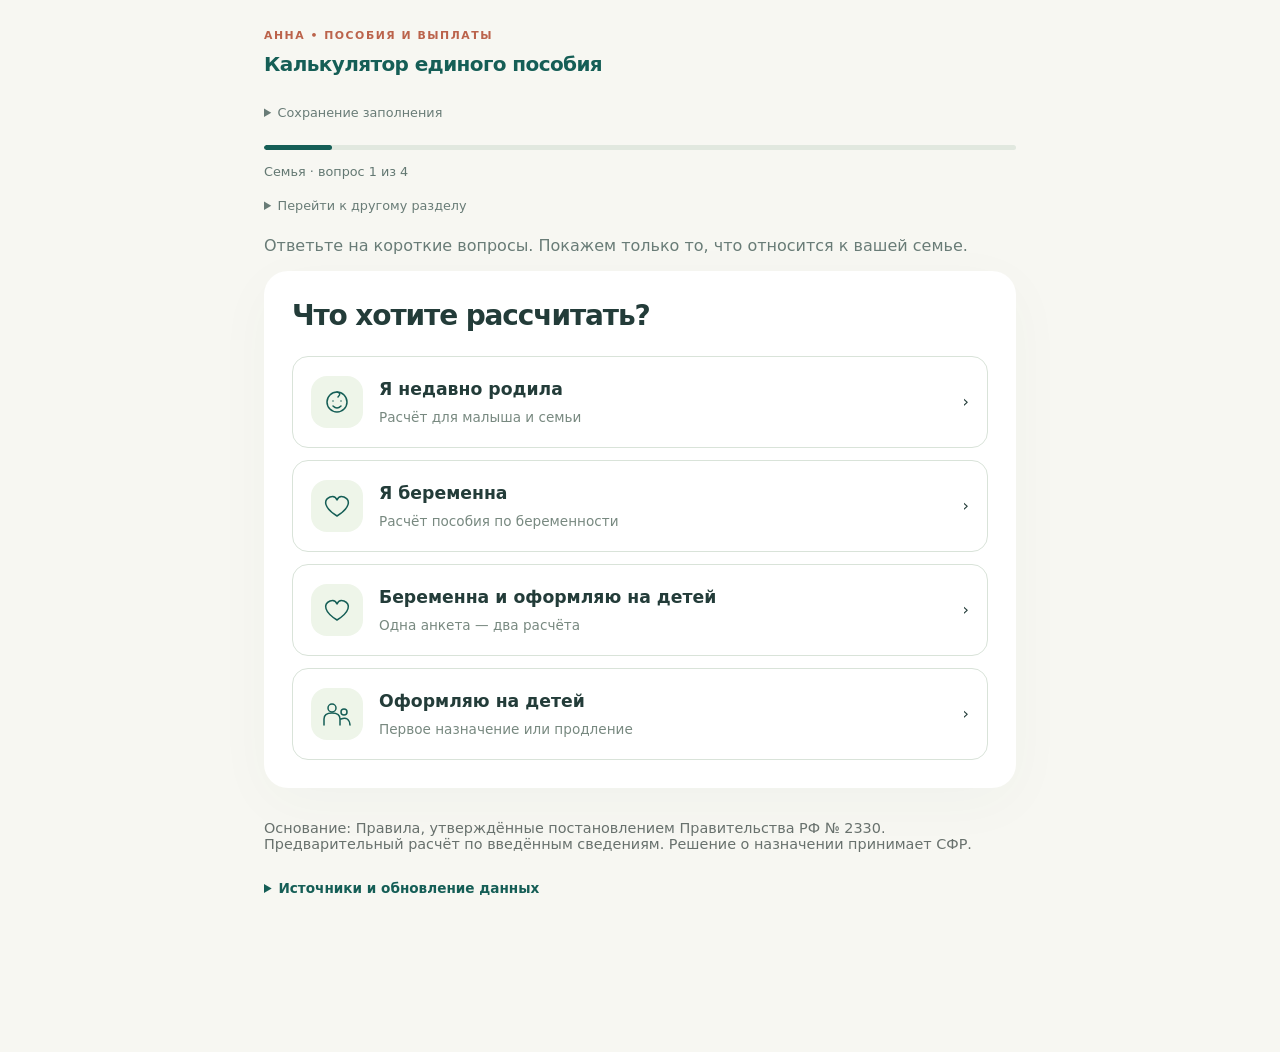
<file: index.html>
<!doctype html>
<html lang="ru">
<meta charset="utf-8">
<meta name="viewport" content="width=device-width, initial-scale=1, viewport-fit=cover">
<meta name="robots" content="noindex, nofollow">
<title>Калькулятор единого пособия — Анна про пособия</title>
<link rel="stylesheet" href="style.css?v=20261013-mobile5">
<main>
  <header><span class="eyebrow">АННА • ПОСОБИЯ И ВЫПЛАТЫ</span><h1>Калькулятор единого пособия</h1><p>Узнайте предварительную сумму пособия и сравните, когда подать заявление. Можно заполнить частями и сохранить ответы.</p></header><details class="draft-tools"><summary>Сохранение заполнения</summary><label class="check"><input id="save-draft" type="checkbox"> Сохранять заполнение в этом браузере</label><p class="hint">На общем устройстве оставьте сохранение выключенным. Черновик хранится только в вашем браузере.</p><span id="draft-status" role="status"></span><button id="clear-draft" type="button" class="remove">Удалить черновик</button></details><nav id="progress" aria-label="Шаги анкеты"></nav><p id="step-help" class="step-help"></p>
  <section class="panel"><h2>Заявитель</h2><label>Гражданство РФ<select id="applicant-citizen"><option value="">Выберите</option><option value="yes">Да</option><option value="no">Нет</option></select></label><label>Постоянно проживаю в России<select id="applicant-residence"><option value="">Выберите</option><option value="yes">Да</option><option value="no">Нет</option></select></label><details><summary>Судебные решения о дееспособности</summary><label>Суд признавал вас недееспособным или ограничивал дееспособность?<select id="applicant-capacity"><option value="">Выберите</option><option value="none">Нет такого решения</option><option value="limited">Да, дееспособность ограничена</option><option value="incapable">Да, признали недееспособным</option><option value="unknown">Не уверена / нужно уточнить</option></select></label><div id="capacity-dates" hidden><label>Когда решение вступило в силу?<input id="capacity-decision" type="date"></label><label>Если дееспособность восстановлена: когда новое решение вступило в силу?<input id="capacity-restored" type="date"></label></div><p class="hint">Вопрос касается решения суда. Само заболевание или инвалидность его не заменяют. Для заявления на ребёнка проверяем сохранение родительских прав в его карточке; судебное ограничение само по себе не означает отказ. Если такой ситуации нет, выберите «Нет такого решения».</p></details><label>В каком месяце планируете подать заявление? <input id="start" type="month"></label><label>День, на который проверить условия (необязательно) <input id="day" type="number" min="1" max="31" value="1"></label><p class="hint">Если выбранного дня нет в месяце, сравниваем подачу в последний день этого месяца. Точная дата показана в календаре.</p><label class="check"><input id="pregnancy-applying" type="checkbox"> Проверить отдельно пособие беременной</label><label>Постановка на учёт до 12 недель<select id="pregnancy-registered"><option value="">Уточните, если подаёте по беременности</option><option value="yes">Да</option><option value="no">Нет</option></select></label><details id="pregnancy-details"><summary>Пособие по беременности</summary><label>Срок беременности на дату первой подачи, недель <input id="weeks" type="number" min="0" max="42"></label><label>Предполагаемая дата родов — для сравнения будущих месяцев <input id="pregnancy-forecast-through" type="date"></label><label>Если беременность уже закончилась — укажите дату <input id="pregnancy-ended" type="date"></label><p class="hint">Укажите срок на выбранный день подачи. Предполагаемая дата родов нужна только для прогноза: до неё сравниваем будущие месяцы. Дату окончания заполняйте, только если беременность уже закончилась. Если в расчётном периоде вы не работали из-за беременности, отметьте эти месяцы на шаге «Причины».</p></details><details open><summary>Адрес и уже назначенные меры поддержки</summary><label>По какому адресу будете подавать?<select id="residence-basis"><option value="">Выберите</option><option value="permanent">Постоянная регистрация</option><option value="temporary">Место пребывания</option><option value="actual">Фактическое проживание без подтверждённой регистрации</option></select></label><label>Если по месту пребывания или фактического проживания: сможете подтвердить адрес?<select id="address-proof"><option value="">Уточните, если относится к вам</option><option value="yes">Да, документы есть</option><option value="no">Пока нет</option></select></label><label>Получаете прежнее пособие, которое хотите заменить единым?<select id="prior-measure"><option value="">Уточните</option><option value="no">Нет</option><option value="yes">Да</option><option value="unknown">Не уверена</option></select></label><p class="hint">Речь о прежних выплатах на детей 3–7 или 8–17 лет, на первого или третьего ребёнка до 3 лет, либо прежнем пособии беременной. Если уже получаете единое пособие и хотите его продлить, выберите «Нет». Маткапитал, декретные и обычное пособие по уходу здесь указывать не нужно.</p></details><p class="hint">При расчёте пособия по беременности важен срок на день подачи. Заполните его на шаге «Дети».</p></section>
  <section class="panel"><div class="section-heading"><h2>Уважительные причины</h2><button id="add" type="button">+ Добавить период</button></div><div id="reasons"></div><p class="hint">Укажите месяцы, которые попали в период причины. Причины одного месяца не складываются дважды. В каждом добавленном периоде заполните обе даты; лишнюю строку можно убрать.</p></section>
  <section class="panel"><div class="section-heading"><h2>Дети в семье</h2><button id="add-child" type="button">+ Добавить ребёнка</button></div><div id="children"></div><label>Если есть ребёнок под опекой: вы единственный опекун или попечитель?<select id="sole-guardian"><option value="">Уточните, если это ваша ситуация</option><option value="yes">Да, подтверждается документом</option><option value="no">Нет</option></select></label><p class="hint">Для детей от 18 до 23 лет уточняем очное обучение и брак. На детей от 17 лет само пособие уже не назначают, но некоторые из них входят в состав семьи. Семейное положение само по себе не подтверждает статус единственного опекуна.</p></section>
  <section class="panel"><div class="section-heading"><h2>Автомобили</h2><button id="add-car" type="button">+ Добавить автомобиль</button></div><div id="cars"></div><label class="check"><input id="large-family" type="checkbox"> Семья официально многодетная</label><label>Вам уже продлевали пособие по этому правилу?<select id="grace-used"><option value="">Уточните, если актуально</option><option value="no">Нет</option><option value="yes">Да</option></select></label><label class="check"><input id="disability" type="checkbox"> В семье есть человек с инвалидностью</label><label class="check"><input id="support-car" type="checkbox"> Автомобиль предоставлен как мера поддержки или полностью оплачен целевой господдержкой (кроме регионального маткапитала)</label><p class="hint">Мощность от 250 л. с. включительно и возраст не старше пяти лет могут стать основанием для отказа. Для семьи с четырьмя детьми проверяется отдельное исключение.</p></section>
  <section class="panel"><div class="section-heading"><h2>Остальное имущество</h2><button id="add-property" type="button">+ Объект</button></div><p>Если имущества этого вида нет, ничего добавлять не нужно. По каждому объекту уточним только нужные параметры.</p><p class="hint">Квартиры и жилые дома проверяются отдельно: при двух и более квартирах предел общей площади — 24 м² на члена семьи; при двух и более домах — 40 м². Одна квартира и один дом не складываются. Земля — до 0,25 га (25 соток) обычно и до 1 га (100 соток) в сельском населённом пункте или на межселенной территории; применяются исключения по виду участка и господдержке.</p><div id="properties"></div><label>Место жительства / пребывания для порога земли<select id="rural"><option value="">Выберите, если есть учитываемая земля</option><option value="city">Городское / иное: 0,25 га</option><option value="rural">Сельский населённый пункт или межселенная территория: 1 га</option></select></label><div class="section-heading"><h3>Мотоциклы, лодки, самоходная техника</h3><button id="add-vehicle" type="button">+ Техника</button></div><details><summary>Если мотоцикл или самоходная техника получены как мера господдержки</summary><label class="check"><input id="support-motorcycle" type="checkbox"> Мотоцикл предоставлен как мера поддержки или полностью оплачен целевой господдержкой</label><label class="check"><input id="support-machine" type="checkbox"> Самоходная техника предоставлена как мера поддержки или полностью оплачена целевой господдержкой</label><p class="hint">Региональный маткапитал не относится к этому исключению. Подтвердите назначение меры документом.</p></details><div id="other-vehicles"></div><div id="deposit-section"><h3>Проценты по банковским счетам</h3><p class="hint">Укажите выплаченные проценты за налоговый год, а не сумму вклада и не только облагаемую налогом часть. При закрытии счета уточним дату.</p><div id="deposits"></div><button id="add-deposit" type="button">+ Счёт с процентами</button></div></section>
  <section class="panel"><div class="section-heading"><h2>Доходы семьи</h2><button id="add-adult" type="button">+ Добавить супруга</button></div><label>Способ ввода<select id="income-mode"><option value="period">Одинаковая сумма за месяц и период</option><option value="monthly">Разная сумма каждый месяц — точнее для прогноза</option><option value="total">Одна сумма за 12 месяцев — только первый месяц</option></select></label><p class="hint">Вводите начисленную зарплату <strong>до удержания НДФЛ</strong>. Сначала отметьте виды дохода. Для постоянной зарплаты укажите сумму и период. Будущую зарплату учитываем только если вы отметите отдельное предположение; для меняющейся рекомендуем помесячный ввод. Учитывайте начисленные суммы по каждому взрослому отдельно. Пустая ячейка означает «не знаю», ноль нужно ввести явно. Быстрый итог даст оценку только для первого месяца: для будущего окна не видно, какой доход из него выйдет.</p><div id="income-people"></div><details><summary>Где посмотреть суммы и что вводить</summary><ul><li>Зарплата за прошедший год: <a href="https://www.gosuslugi.ru/help/faq/income_statement/102203" target="_blank" rel="noopener">справка о доходах на Госуслугах</a> или <a href="https://www.nalog.gov.ru/rn91/ifns/ifns6/info/16555894/" target="_blank" rel="noopener">ФНС → Доходы → Справки о доходах</a>. Для текущих месяцев — расчётные листки у работодателя.</li><li>Проценты по вкладам и накопительным счетам за 2025 год: <a href="https://www.nalog.gov.ru/rn11/news/activities_fts/16637188/" target="_blank" rel="noopener">ФНС → Доходы → Банковские вклады</a>; также запросите справку в банке. Нужны <strong>все выплаченные проценты</strong>, а не только часть, с которой платится налог. Основную сумму вклада в доход не вводят.</li><li>По вкладам есть отдельная проверка порога процентов и расчёт дохода по календарному году. Он открывается при выборе «Проценты по вкладам».</li></ul></details><div class="demo-pm"><h3>Прожиточный минимум для расчёта</h3><label>Регион проживания<select id="pm-region"><option value="">Выберите регион</option></select></label><label hidden>Территория или группа территорий<select id="pm-area"><option value="">Выберите местность</option></select></label><p class="hint">Прожиточный минимум зависит от региона и года подачи. Для 2026 года используем значения из <a href="https://sfr.gov.ru/grazhdanam/dop_info/prozhitochniy_min_deti/velichina_projitochnogo_minimuma_v_subektah_Rossiiskoi_Federacii_na_tekushchiy_god/" target="_blank" rel="noopener">официальной таблицы СФР за 2026 год</a>. Если в регионе несколько местных значений, выберите свою территорию. Для 2027 года без загруженных официальных сумм доступен отдельный прогноз по выбранным допущениям.</p></div></section>
  <section class="panel"><h2>Сравнение месяцев</h2><p class="hint">Это предварительная проверка введённых доходов, алиментов, состава семьи и имущества. По неизвестным сведениям вывод остаётся открытым; решение о назначении принимает СФР.</p><div id="completion-check" class="completion-check" hidden></div><button id="print-results" type="button" class="remove">Распечатать / сохранить PDF</button><div id="results"></div></section>
  <div class="wizard-actions"><button id="back" type="button" class="remove">Назад</button><button id="next" type="button">Далее</button></div><footer>Основание: Правила, утверждённые постановлением Правительства РФ № 2330. Предварительный расчёт по введённым сведениям. Решение о назначении принимает СФР.<details class="sources-help"><summary>Источники и обновление данных</summary><p>Прожиточный минимум: официальная таблица СФР за 2026 год, сверка 29.09.2026. Правила расчёта: редакция, проверенная 29.09.2026. Дата сверки обозначает последнюю проверку источника, а год — период действия сумм. Для года без загруженных официальных сумм можно включить отдельный прогноз по своим допущениям. Такой результат помечен как сценарий.</p></details></footer>
</main><script type="module" src="ui.mjs?v=20261013-mobile5"></script>
</html>
</file>
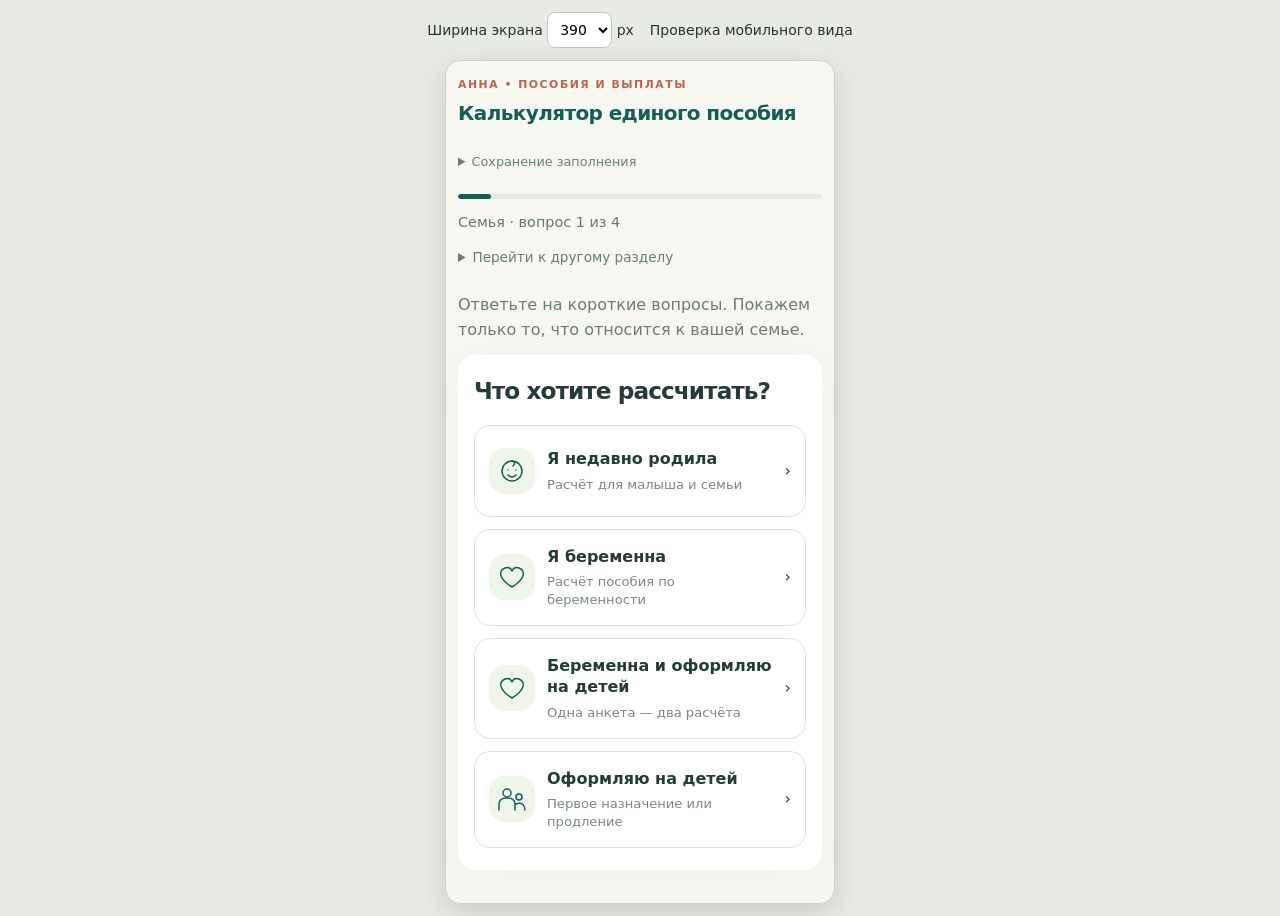
<file: mobile-review.html>
<!doctype html>
<html lang="ru">
<meta charset="utf-8">
<meta name="viewport" content="width=device-width, initial-scale=1">
<meta name="robots" content="noindex, nofollow">
<title>Проверка мобильного калькулятора</title>
<style>
  *{box-sizing:border-box}body{margin:0;background:#e8eae5;color:#26342f;font-family:system-ui,sans-serif}
  header{display:flex;justify-content:center;align-items:center;gap:16px;flex-wrap:wrap;padding:12px;font-size:14px}
  select{font:inherit;padding:8px;border:1px solid #bbc9c3;border-radius:8px;background:white}
  main{display:flex;justify-content:center;padding:0 8px 12px}
  iframe{display:block;width:390px;max-width:100%;height:844px;border:1px solid #ccc;border-radius:16px;background:#fbf3e7;box-shadow:0 8px 30px #0002}
</style>
<header><label>Ширина экрана <select id="width"><option>320</option><option>360</option><option selected>390</option><option>430</option><option>768</option></select> px</label><span>Проверка мобильного вида</span></header>
<main><iframe title="Калькулятор на мобильном экране" src="index.html"></iframe></main>
<script>document.querySelector('iframe').src='index.html'+location.search;document.querySelector('#width').onchange=e=>document.querySelector('iframe').style.width=e.target.value+'px';</script>
</html>
</file>
<file: style.css>
:root { font-family: Inter, system-ui, sans-serif; color:#172c35; background:#f1f4f1; } * { box-sizing:border-box } body { margin:0 } main { max-width:1000px; padding:32px 20px 80px; margin:auto } header { padding:42px 0 28px } h1 { font-size:clamp(2.2rem,6vw,4rem); max-width:720px; letter-spacing:-.045em; line-height:1.08; margin:14px 0 } h2 { margin:0 0 20px; font-size:1.45rem } p { line-height:1.55 } .eyebrow { color:#287865; font-weight:700; letter-spacing:.08em; text-transform:uppercase; font-size:.75rem } header p { max-width:650px; color:#53666c; font-size:1.1rem } .panel { background:white; padding:28px; border-radius:20px; margin:18px 0; box-shadow:0 8px 32px #123f2e0a } label { display:flex; flex-direction:column; gap:8px; font-weight:600; margin:14px 0 } input,select { font:inherit; border:1px solid #bdcbc6; border-radius:10px; padding:11px; background:white; width:100% } input:focus,select:focus { outline:2px solid #287865 } button { background:#176b59; color:white; border:0; border-radius:10px; padding:11px 16px; cursor:pointer; font-weight:700 } .hint,footer { color:#61737a; font-size:.9rem } .section-heading { display:flex; justify-content:space-between; align-items:start; gap:12px } .reason { display:grid; grid-template-columns:2fr 1fr 1fr 1.1fr auto; gap:10px; align-items:end; border-top:1px solid #e4ebe6; padding:16px 0 } .reason label { margin:0; font-size:.85rem } .reason .check { align-self:center; display:flex; flex-direction:row; align-items:center } .check input { width:auto } .remove { background:#edf2ef; color:#275b51 } .result { display:grid; grid-template-columns:1fr 2fr; padding:15px; border-top:1px solid #e4ebe6; gap:12px } .result strong { display:block } .ok { color:#16704e } .bad { color:#a54831 } .unknown { color:#756428 } footer { padding-top:20px } @media(max-width:700px) { .reason { grid-template-columns:1fr 1fr } .reason label:first-child { grid-column:span 2 } .result { grid-template-columns:1fr } }
.form-row { display:grid; grid-template-columns:repeat(4,minmax(0,1fr)) auto; gap:10px; align-items:end; padding:14px 0; border-top:1px solid #e4ebe6 } .form-row label { margin:0; font-size:.85rem } .form-row .check { flex-direction:row; align-items:center } .result small { display:block; color:#708188; font-weight:400; margin-top:4px } @media(max-width:700px) { .form-row { grid-template-columns:1fr 1fr } .form-row .check { grid-column:span 2 } }
.income-person { border-top:1px solid #e4ebe6; margin-top:20px; padding-top:16px } .income-person h3 { margin:0 0 12px } .income-grid { display:grid; grid-template-columns:repeat(4,minmax(0,1fr)); gap:8px 16px } .income-grid label { font-size:.85rem; margin:0 } .demo-pm { border-top:1px solid #e4ebe6; margin-top:22px; padding-top:15px } details { margin:18px 0 } summary { color:#176b59; cursor:pointer; font-weight:700 } details li { margin:9px 0; line-height:1.5 } a { color:#176b59 } @media(max-width:700px) { .income-grid { grid-template-columns:1fr 1fr } }
/* «Анна про пособия»: точная палитра уже используемого фирменного проекта. */
:root { --cream:#fbf3e7; --paper:#fffaf2; --ink:#26342f; --teal:#125b56; --terr:#c65336; --must:#d7a42d; --burg:#7d303b; --olive:#6f7841; --line:#dfd1bd; color:var(--ink); background:var(--cream) }
.panel { background:var(--paper); border:1px solid var(--line); box-shadow:0 8px 28px #382e200d }
h1,h2 { font-family:Georgia,serif; color:var(--teal) }
.eyebrow { color:var(--terr) }
button { background:var(--terr) }
.remove { background:#f2dfbd; color:#70491e }
a,summary { color:var(--teal) }
input:focus,select:focus { outline-color:var(--terr) }
input,select { border-color:#cfc1ad }
.hint,footer { color:#68716d }
.ok { color:var(--teal) } .bad { color:var(--burg) } .unknown { color:#795c13 }
#progress { display:flex; gap:7px; overflow-x:auto; padding:0 0 12px; margin-bottom:8px }
#progress span { white-space:nowrap; background:#f2dfbd; color:#70491e; padding:9px 13px; border-radius:999px; font-size:.8rem; font-weight:700 }
#progress span.active { background:var(--teal); color:white }
.wizard-actions { display:flex; justify-content:space-between; gap:12px; margin-top:18px }
.wizard-actions button { min-width:130px }
button:disabled { opacity:.45; cursor:not-allowed }
[hidden] { display:none!important }
.forecast-overview { background:#f2dfbd; border-radius:12px; padding:14px 16px; margin:8px 0 18px; line-height:1.5 }
details.result { display:block; margin:8px 0; padding:0; border:1px solid var(--line); border-radius:12px; background:white; overflow:hidden }
.result > summary { display:flex; align-items:center; justify-content:space-between; gap:12px; padding:15px 18px; list-style:none; line-height:1.4 }
.result > summary::-webkit-details-marker { display:none }
.result > summary::after { content:'⌄'; font-size:1.3rem; line-height:1; margin-left:4px; transition:transform .15s }
.result[open] > summary::after { transform:rotate(180deg) }
.result > summary:focus-visible { outline:2px solid var(--terr); outline-offset:-2px }
.result-date { color:var(--ink); font-weight:700; flex:0 0 auto }
.result-detail { border-top:1px solid var(--line); padding:16px 18px; line-height:1.6; overflow-wrap:anywhere }
@media(max-width:700px) { .result > summary { align-items:flex-start; flex-direction:column; position:relative; padding-right:42px } .result > summary::after { position:absolute; top:16px; right:17px } }
.source-picker { border-top:1px solid var(--line); margin-top:20px; padding-top:18px }
.source-picker fieldset { border:0; padding:0; margin:12px 0 }
.source-picker legend { font-weight:700; margin-bottom:6px; color:var(--teal) }
.source-grid { display:grid; grid-template-columns:repeat(2,minmax(0,1fr)); gap:6px 14px }
.source-grid .check { flex-direction:row; align-items:center; margin:4px 0; font-weight:500 }
@media(max-width:700px) { .source-grid { grid-template-columns:1fr } }
[hidden] { display:none!important }

.result-section + .result-section { margin-top:18px; padding-top:16px; border-top:1px solid var(--line) }
.result-section h3 { font-size:1rem; color:var(--teal); margin:0 0 7px; line-height:1.4 }
.result-section p { margin:0; line-height:1.65 }

.draft-tools { padding:14px 18px; border:1px solid var(--line); border-radius:12px; margin-bottom:20px }
.draft-tools .check { flex-direction:row; align-items:center; font-size:.9rem; margin:0 }
.draft-tools button { margin-top:10px }
#draft-status { display:block; font-size:.85rem }
.completion-check { background:#f2dfbd; border-radius:12px; padding:16px; margin-bottom:18px }
.review-link { display:block; background:transparent; color:var(--teal); text-align:left; text-decoration:underline; padding:7px 0; overflow-wrap:anywhere }
.form-row > *, .reason > * { min-width:0 }
@media(max-width:420px) { main { padding:20px 12px 50px } .panel { padding:18px 14px } .form-row,.reason,.income-grid { grid-template-columns:1fr } .form-row .check,.reason label:first-child { grid-column:auto } .section-heading { flex-wrap:wrap } }
@media print { body { background:white; color:black } main { max-width:none;padding:0 } header { padding:0 } nav,.draft-tools,.wizard-actions,button,main > .panel:not(:last-of-type) { display:none!important } main > .panel:last-of-type { display:block!important;border:0;box-shadow:none;padding:0 } .completion-check { background:white } .result { break-inside:avoid } .result > summary::after { display:none } .result-section { break-inside:avoid } }

/* Анкета: последовательные шаги и отдельные карточки детей. */
header { padding:24px 0 12px } h1 { font-size:clamp(2rem,5vw,3.2rem); max-width:820px }
#progress { display:block;overflow:visible;margin:20px 0 6px;padding:0 }
.step-counter { font-size:1rem;color:var(--teal);font-weight:700;margin:0 0 12px }
.step-links { display:flex;gap:7px;flex-wrap:wrap }
.step-links button { background:#f2dfbd;color:#70491e;font-size:.82rem;padding:8px 11px }
.step-links button.active { background:var(--teal);color:white }
.step-help,.step-intro { color:#61716b;line-height:1.6 }
.basic-grid,.child-core { display:grid;grid-template-columns:repeat(2,minmax(0,1fr));gap:8px 20px }
.basic-grid .demo-pm { grid-column:1/-1;margin:0;padding:0;border:0 }
.child-card { display:block;border:1px solid var(--line);border-radius:14px;padding:18px;margin:14px 0;background:white }
.child-card-title { margin:0 0 14px;color:var(--teal) }
.child-core label { margin:8px 0;font-size:.95rem }
.child-card > details { border-top:1px solid var(--line);padding-top:12px }
.child-card > .check { display:flex;flex-direction:row;align-items:center;margin:12px 0 }
.child-card > .remove { margin-top:12px }
.draft-tools { margin:8px 0;padding:12px 16px }
.draft-tools .check { margin-top:12px }
.pregnancy-choice { border-top:1px solid var(--line);margin-top:22px;padding-top:12px }
.pregnancy-choice > .check { flex-direction:row;align-items:center }
.result-overview { border:1px solid var(--line);border-radius:14px;padding:18px;margin:18px 0;background:#f4ead8 }
.result-overview h3 { margin:0;color:var(--teal) }.result-overview p { margin:10px 0 0 }
.result > summary .result-date { min-width:150px }
.wizard-actions { position:sticky;bottom:0;padding:14px 0;background:var(--cream);z-index:2;border-top:1px solid var(--line) }
@media(max-width:600px) { .basic-grid,.child-core { grid-template-columns:1fr } .basic-grid .demo-pm { grid-column:auto }.child-card { padding:14px }.step-links button { font-size:.75rem;padding:7px 9px }.wizard-actions button { min-width:0 } }
@media print { main > .panel { display:none!important } #result-panel { display:block!important } .draft-tools,.step-help { display:none!important } #results details { display:block } }
.basic-grid .check { flex-direction:row;align-items:center }
.basic-grid > .field-help { grid-column:1/-1 }

header { padding:14px 0 8px } h1 { font-size:clamp(1.8rem,4vw,2.6rem) } header p { font-size:1rem;margin:12px 0 }

.renewal-help { border-top:1px solid var(--line);margin-top:20px;padding-top:12px }
.sources-help { font-size:.85rem;line-height:1.6 }
@media(max-width:600px) { header h1 { font-size:1.65rem;margin:10px 0 } header p { font-size:.9rem;line-height:1.5 }.step-links { flex-wrap:nowrap;overflow-x:auto;padding-bottom:7px }.step-links button { flex-shrink:0 }.step-help { font-size:.9rem;margin:8px 0 }.check input[type=checkbox] { flex:0 0 auto;width:20px;height:20px }.panel h2 { font-size:1.5rem } }

.asset-choice-grid { display:grid;grid-template-columns:repeat(2,minmax(0,1fr));gap:6px 18px }.asset-picker .check,.alimony-children .check { flex-direction:row;align-items:center;font-weight:500 }.property-adds { display:flex;flex-wrap:wrap;gap:8px;margin:16px 0 }.asset-row-title { grid-column:1/-1;color:var(--teal);margin:8px 0 } #forecast-settings label { font-weight:500 }
@media(max-width:600px) { .asset-choice-grid { grid-template-columns:1fr }.property-adds button { width:100% } }

/* Comfortable touch targets and shorter screens while filling the form. */
input,select,button { min-height:44px } input,select { font-size:16px } .check { min-height:44px;gap:10px }.check input { min-height:0; width:22px;height:22px;flex-shrink:0 } summary { padding:8px 0;min-height:44px;box-sizing:border-box } .quick-confirm,.leave-help,.period-note,.step-review { border:1px solid var(--line);background:#f4ead8;padding:14px;border-radius:12px;margin:14px 0;line-height:1.5 }.quick-confirm p { margin:0 0 12px }.quick-confirm small { display:block;margin-top:10px }.leave-help button { display:block;margin:10px 0;text-align:left }.child-circumstances label { margin:14px 0 }.field-invalid { border:2px solid var(--terr) }.result-amount { color:var(--teal);font-size:1.15rem;line-height:1.4 }.inside-wizard header p { display:none }.inside-wizard header h1 { font-size:1.2rem;margin:8px 0 }.inside-wizard .eyebrow { display:none }.inside-wizard .draft-tools { margin:0;padding:6px 12px }.inside-wizard .draft-tools summary { font-size:.85rem }.step-review .review-link { min-height:44px }.form-row > .hint,.form-row > .salary-zero { grid-column:1/-1 }
@media(max-width:600px) { main { padding-top:14px }.panel { padding:18px 14px }.form-row,.reason { grid-template-columns:1fr }.form-row .check,.reason label:first-child { grid-column:auto }.form-row label,.reason label { font-size:1rem }.step-links button { min-height:44px;font-size:.85rem;padding:10px 12px }.wizard-actions { padding-bottom:max(12px,env(safe-area-inset-bottom));gap:12px }.wizard-actions button { min-height:48px;font-size:1rem;flex:1 }.wizard-actions #back { flex:0 0 auto }.child-core { gap:4px }.result-amount { font-size:1.25rem }.source-grid .check { padding:5px 0 }.leave-help button,.quick-confirm button { width:100% } }

/* Guided, mobile-first presentation. */
:root { --cream:#f7f7f2;--paper:#fff;--line:#dde4dc;--ink:#233c39;--teal:#155e56;--terr:#bb634b;font-family:system-ui,-apple-system,BlinkMacSystemFont,"Segoe UI",sans-serif;background:var(--cream) }
main { max-width:800px;padding:24px 24px 90px } header { padding:0 0 12px } header h1,.inside-wizard header h1 { font-family:inherit;font-size:1.25rem;letter-spacing:-.03em;margin:8px 0;max-width:none;line-height:1.3 } header .eyebrow { font-size:.68rem;letter-spacing:.14em } header p { display:none }.inside-wizard .eyebrow { display:inline }
.panel { border:0;box-shadow:0 14px 60px #1f514108;background:white;border-radius:24px;padding:28px;margin:12px 0 }.panel > h2,.panel > .section-heading { display:none }.question-card > h2 { font:650 1.75rem/1.2 system-ui,sans-serif;letter-spacing:-.04em;color:var(--ink);margin:0 0 24px }.question-card h3 { font-size:1.1rem;line-height:1.4;color:var(--ink) }.question-card h2 ~ h2 { display:none }.question-card > .hint { color:#697c77 }
.basic-grid { display:block }.basic-grid .demo-pm { padding:0;margin:0;border:0 }.demo-pm > h3,.asset-picker > h3,.source-picker > h3 { display:none }.guided-intro { color:#697c77;font-size:1rem;margin:12px 0 }.draft-tools,.inside-wizard .draft-tools { margin:0;border:0;border-radius:0;padding:0;background:none }.draft-tools > summary { font-size:.8rem;min-height:36px;font-weight:500;color:#697c77 }.draft-tools .check { margin:8px 0 }
#progress { margin:12px 0 6px }.progress-track { background:#e1e8df;border-radius:8px;height:5px;overflow:hidden;margin-bottom:12px }.progress-track span { display:block;height:100%;background:var(--teal);border-radius:8px }.step-counter { color:#637872;font-size:.8rem;font-weight:500;margin:8px 0 }.section-menu { margin:0 }.section-menu > summary { font-size:.8rem;font-weight:500;min-height:32px;color:#697c77 }.section-menu .step-links { padding:10px 0;flex-wrap:wrap }.section-menu button { background:#eef3ed;min-height:44px }.section-menu button.active { background:var(--teal) }
.goal-choices { display:grid;gap:12px }.goal-choice { display:flex;align-items:center;gap:16px;text-align:left;background:white;border:1px solid #d9e3d9;border-radius:16px;padding:18px;color:var(--ink);width:100%;min-height:92px;box-shadow:none;font-weight:500 }.goal-choice > span:nth-child(2) { flex:1 }.goal-choice strong { font-size:1.08rem;font-weight:650;display:block }.goal-choice small { font-size:.85rem;color:#788980;display:block;margin-top:6px }.goal-choice:hover,.goal-choice:focus-visible { border-color:var(--teal);background:#f3f8f1 }.choice-icon { background:#eef5e9;border-radius:16px;width:52px;height:52px;display:grid;place-items:center;color:var(--teal) }.choice-icon svg { width:32px;height:32px;stroke:currentColor;fill:none;stroke-width:1.5;stroke-linecap:round;stroke-linejoin:round }
label { font-weight:550;line-height:1.4;font-size:1rem;margin:16px 0;gap:9px } input,select { min-height:50px;border:1px solid #dce4db;border-radius:12px;padding:13px;color:var(--ink);background:#fcfdfb;font-size:16px } input:focus-visible,select:focus-visible { outline:2px solid #a0bb9e;outline-offset:2px;border-color:var(--teal) } button { font-family:inherit;font-size:.95rem;min-height:48px;padding:13px 18px;line-height:1.3;border-radius:12px;background:var(--teal) }.remove { background:#edf3e8;color:var(--teal) }.check { align-items:center;flex-direction:row;min-height:48px;gap:12px }.check input { width:22px;height:22px;min-height:0;accent-color:var(--teal) }
.child-card { background:transparent;border:0;border-radius:0;padding:0;margin:0 }.child-core { gap:8px 18px }.child-card-title { font-size:1.5rem;margin:0 0 20px }.child-core label { font-size:1rem }.child-card > .remove { font-size:.8rem;padding:8px 10px;min-height:40px;background:transparent;color:#92756d }.child-card details { border-top:0 }.quick-confirm,.leave-help,.period-note,.step-review { background:#f2f7ed;border:0;border-radius:16px;padding:18px;font-size:.95rem }.quick-confirm button { background:white;color:var(--teal);border:1px solid #dce7d5 }.quick-confirm small { color:#73866f }.optional-details,.field-help,.child-circumstances,.child-role-help { border-top:1px solid #e4eae1;padding-top:8px }.optional-details > summary,.field-help > summary,.child-circumstances > summary { font-size:.9rem;font-weight:500;color:#667e70 }.source-picker { border:0;padding:0;margin:0 }.source-grid { gap:10px;grid-template-columns:1fr 1fr }.source-grid .check,.asset-choice-grid .check { margin:0;border:1px solid #e1e7dc;border-radius:12px;padding:14px;background:#fcfdfb;font-size:.95rem;align-items:flex-start }.source-grid .check:has(input:checked),.asset-choice-grid .check:has(input:checked) { border-color:#8fac87;background:#f2f7ed }.source-grid .check input { margin-top:1px }.source-picker legend { color:#697c77;font-size:.9rem;font-weight:400 }.source-picker > .hint { margin:0 0 14px }.asset-choice-grid { gap:10px }.source-picker details { margin:16px 0 }.form-row { grid-template-columns:repeat(2,minmax(0,1fr));gap:16px;align-items:start }.form-row > .remove,.form-row > details,.form-row > .hint { grid-column:1/-1 }.income-person { border-top:0;margin-top:0 }.reason { grid-template-columns:repeat(2,minmax(0,1fr));align-items:start;gap:16px }.reason .hint,.reason button { grid-column:1/-1 }.period-note { margin:0 0 20px;font-size:.9rem }.leave-help { background:#f8f2eb }.leave-help > summary { font-weight:550 }.result-overview { background:#eef5e9;border:0;border-radius:18px;padding:22px }.result-overview h3 { color:var(--teal);font-size:1.15rem }.result > summary { padding:18px;gap:18px }.forecast-details > summary { font-weight:500;font-size:.9rem }.result-amount { font-size:1.2rem }.result-section p { font-size:.95rem }.result-detail { line-height:1.5 }
.wizard-actions { padding:14px 0;background:var(--cream);border-top:0;gap:12px;box-shadow:0 -10px 18px var(--cream);margin-top:10px }.wizard-actions #next { flex:1;font-size:1rem;min-height:52px }.wizard-actions #back { min-width:90px;min-height:52px;background:white;color:#6c8179;border:1px solid #dce4db }.wizard-actions button { max-width:none }.inside-wizard footer { display:none } body[data-question=result] footer { display:block;font-size:.8rem }.guided-intro:empty { display:none }
@media(max-width:600px) { main { padding:16px 14px 90px }.panel { padding:24px 20px;border-radius:20px }.question-card > h2 { font-size:1.55rem }.child-core,.form-row,.reason,.source-grid,.asset-choice-grid { grid-template-columns:1fr }.child-core label { margin:10px 0 }.reason label:first-child,.form-row .check { grid-column:auto }.goal-choice { padding:16px 14px;gap:12px }.goal-choice strong { font-size:1rem }.goal-choice small { font-size:.82rem }.choice-icon { width:46px;height:46px;flex-shrink:0 }.section-menu .step-links { overflow:visible }.wizard-actions { padding-bottom:max(12px,env(safe-area-inset-bottom)) }.panel .quick-confirm,.panel .leave-help { padding:16px }.result > summary { padding:18px }.result-amount { font-size:1.25rem }.inside-wizard header h1 { font-size:1.1rem }.question-card .section-heading { gap:12px;align-items:center }.section-heading button { font-size:.85rem } }
@media print { .question-card { display:block!important }.question-card > h2 { display:block } .guided-intro,.section-menu,.progress-track { display:none!important } body footer { display:block!important } }

body:not([data-question=goal]):not([data-question=result]) footer { display:none }#progress .progress-track span { background:var(--teal);padding:0;border-radius:8px }.optional-details:has(> .pregnancy-choice) { margin-top:16px }

.search-select {position:relative;display:grid;grid-template-columns:minmax(0,1fr) 44px;gap:0;margin-top:6px}.search-select-native {position:absolute!important;width:1px!important;height:1px!important;opacity:0;pointer-events:none;padding:0!important;margin:0!important;overflow:hidden}.search-select-input {margin:0!important;border-radius:10px 0 0 10px!important;width:100%;min-width:0}.search-select-toggle {margin:0!important;padding:0!important;border-radius:0 10px 10px 0!important;font-size:22px;min-width:44px}.search-select-options {position:absolute;z-index:50;top:calc(100% - 18px);left:0;right:0;max-height:300px;overflow-y:auto;background:white;border:1px solid var(--line);border-radius:10px;box-shadow:0 8px 24px #0002;overscroll-behavior:contain}.search-select-options[hidden] {display:none}.search-select-option {display:block!important;text-align:left!important;width:100%;border:0!important;border-radius:0!important;background:white!important;color:var(--ink)!important;padding:12px 14px!important;margin:0!important;font-size:1rem;white-space:normal;line-height:1.4}.search-select-option:hover,.search-select-option[aria-selected=true] {background:#e7eee8!important}.search-select-options p {padding:12px;margin:0;font-size:14px}.search-select-status {grid-column:1/-1;font-size:12px;min-height:18px;color:var(--muted)}label:has(> .search-select-native.field-invalid) .search-select-input {border:2px solid var(--terr)}

.form-row .forecast-option,.forecast-option { display:block;grid-column:1/-1;line-height:1.5 }.forecast-option input { vertical-align:middle;margin-right:8px }.forecast-option .hint { display:block;margin-top:8px;font-weight:400 }

.result-answers { padding:0 16px 16px;border-bottom:1px solid var(--line) }.result-answers p { font-weight:600 }.result-answers .review-link { display:block;width:100%;text-align:left;margin:8px 0;white-space:normal }.result-edit-context { padding:16px;background:#f4ead8;border-radius:12px;margin:16px 0 }.result-edit-context p { margin-top:0 }

.individual-income-checks { margin:12px 0;padding:16px;border:1px solid var(--line);border-radius:12px;background:#f7faf5 }.individual-income-checks h3 { font-size:1rem;margin:0 0 8px }.individual-income-check { padding:10px 0;border-top:1px solid var(--line) }.individual-income-check p { margin:6px 0;line-height:1.5;font-size:.9rem }.individual-income-checks > .hint { margin:0 0 10px }

/* Mobile release: stable month names, one object/income card at a time. */
html { scroll-padding-bottom:110px }
main { padding-bottom:120px }
input,select,button,summary { -webkit-tap-highlight-color:transparent }
button { font:inherit;font-weight:650;line-height:1.35;touch-action:manipulation }
button:focus-visible,summary:focus-visible { outline:3px solid var(--terr);outline-offset:3px }
label { line-height:1.45 }
.question-card { min-width:0 }
.question-card > h2 { line-height:1.2;overflow-wrap:break-word }
.question-card .demo-pm > h3,.question-card .source-picker > h3,
[data-question=deposits] #deposit-section > h3 { display:none }
.month-picker { position:relative;display:grid;grid-template-columns:minmax(0,1.55fr) minmax(0,1fr);gap:8px;width:100%;min-width:0 }
.month-picker select { margin:0;width:100%;min-width:0;min-height:48px }
.month-model { position:absolute!important;width:1px!important;height:1px!important;min-height:0!important;opacity:0;pointer-events:none;padding:0!important;border:0!important;margin:0!important }
.month-picker.field-invalid { padding:3px;border-radius:12px }
.historical-income { grid-column:1/-1;font-size:.9rem }
.selected-income-details { border-top:1px solid var(--line);padding-top:10px }
.leave-help > details { margin:0 }
.period-note { font-size:.95rem;line-height:1.5 }
.question-card #extra-entries > .form-row { border:0;padding-top:0 }
.question-card .form-row > label { margin:6px 0 }
.wizard-actions { position:fixed;left:50%;bottom:0;transform:translateX(-50%);width:calc(100% - 40px);max-width:740px;z-index:60;margin:0;padding:12px 0 max(12px,env(safe-area-inset-bottom));border-top:1px solid var(--line);box-shadow:0 -12px 18px var(--cream) }
.wizard-actions:has(#back[hidden]):has(#next[hidden]) { display:none }
body[data-question=goal] .draft-tools { margin-bottom:12px }
.inside-wizard .draft-tools { font-size:.85rem }
.inside-wizard .draft-tools > summary { min-height:36px;padding:6px 0 }
.source-picker > .hint { margin-top:0 }
.property-adds button { text-align:left;white-space:normal }
.result-overview { line-height:1.5 }
.result-answers .review-link { padding:12px 0 }
.review-link { min-height:44px }
:focus { scroll-margin-bottom:110px }
@media(max-width:600px) {
  main { padding:12px 12px 120px }
  .panel { padding:22px 16px;margin:12px 0;border-radius:18px }
  .question-card > h2 { font-size:1.45rem;margin-bottom:20px }
  .wizard-actions { width:calc(100% - 24px) }
  .wizard-actions #back { min-width:76px }
  .month-picker select { padding:12px 8px }
  .source-grid .check,.asset-choice-grid .check { padding:8px 0;margin:0;align-items:flex-start;line-height:1.45 }
  .source-grid .check input,.asset-choice-grid .check input { margin-top:2px }
  .section-heading { flex-wrap:wrap }
  .form-row > details,.form-row > .hint { grid-column:1/-1 }
  .step-counter { margin:8px 0;font-size:.9rem }
  .section-menu > summary { min-height:40px;font-size:.85rem }
  .child-card { margin:0;border:0;padding:0;background:transparent }
  .child-core { gap:0 }
  .income-grid { grid-template-columns:1fr }
}
@media(prefers-reduced-motion:reduce) { *,*::before,*::after { scroll-behavior:auto!important;transition:none!important } }
@media print { .month-picker { display:none }.wizard-actions { display:none!important } main { padding:0 } }

.comparison-calendar { margin-top:18px }.comparison-calendar > summary { padding:14px 0;font-size:1rem }.comparison-calendar > .hint { font-size:.9rem }

.question-card > h2:focus,.child-card-title:focus,.income-person:focus,.form-row:focus { outline:none }
.salary-mode { margin:0 0 18px }.income-person > h3 { display:none }.rare-income { padding:8px 0;border-top:1px solid var(--line) }.child-summary { margin-bottom:16px }.child-summary .review-link { width:100%;padding:10px 0 }

.completion-check.only-future { background:transparent;padding:0;margin:0 0 12px }.completion-check.only-future > h3,.completion-check.only-future > p { display:none }.completion-check.only-future .future-answers { margin:0 }.completion-check.only-future summary { font-size:.9rem }

.result-expand { display:block;font-size:.9rem;color:var(--teal);font-weight:500;text-decoration:underline }.result > summary { flex-wrap:wrap }.result-expand { flex-basis:100% }.result-detail > .individual-income-checks { margin:16px 0 }.result-detail > .result-answers { padding:0 0 16px }
</file>
